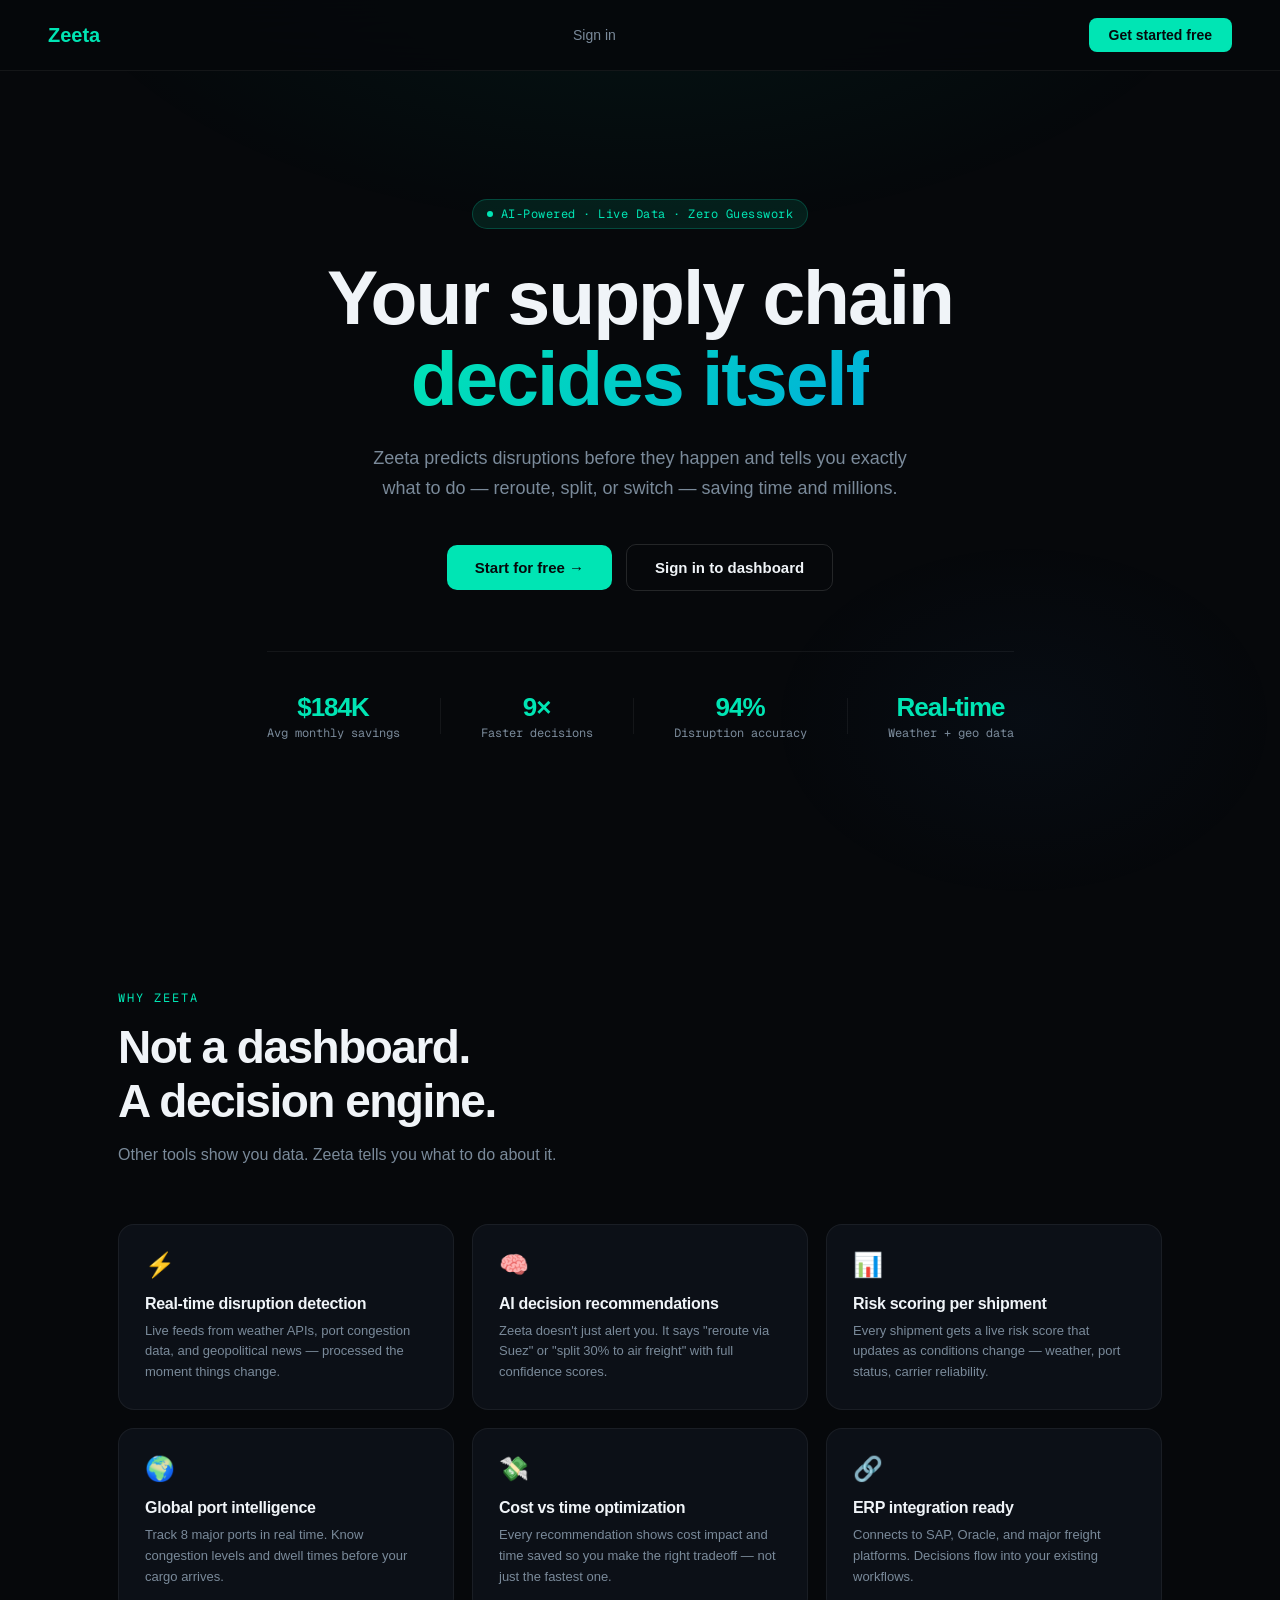
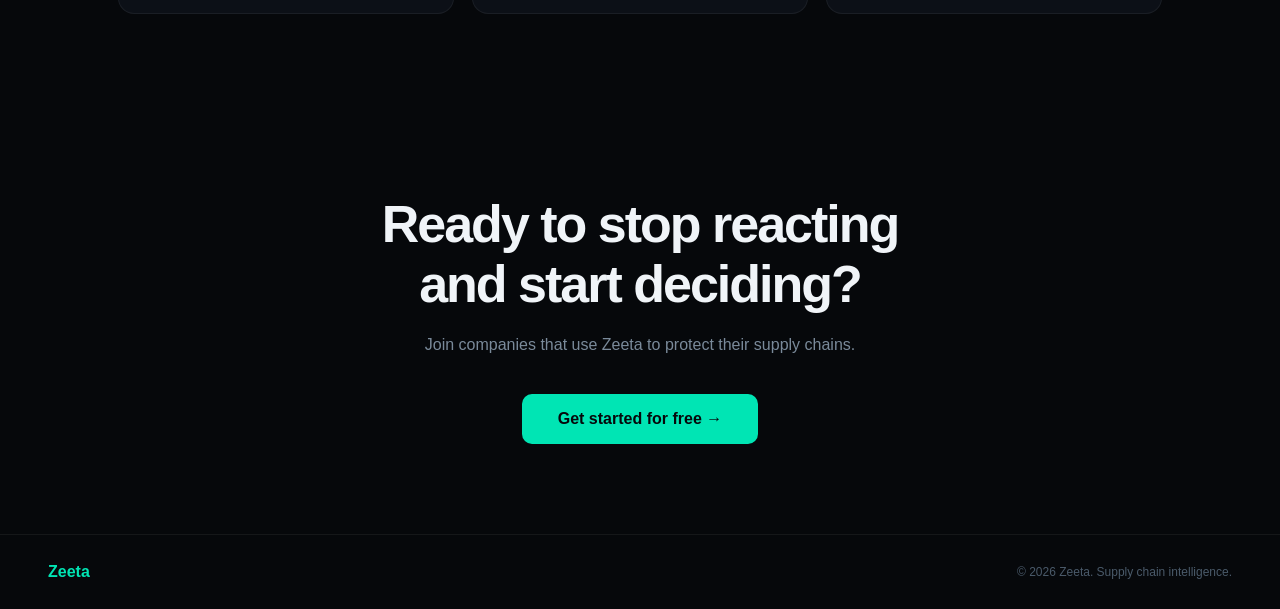
<file: frontend/index.html>
<!DOCTYPE html>
<html lang="en">
<head>
<meta charset="UTF-8"/>
<meta name="viewport" content="width=device-width, initial-scale=1.0"/>
<title>Zeeta — AI Supply Chain Intelligence</title>
<link rel="stylesheet" href="css/styles.css"/>
<style>
body::before {
  content: '';
  position: fixed; inset: 0;
  background:
    radial-gradient(ellipse 80% 60% at 50% -10%, rgba(0,229,180,0.07) 0%, transparent 60%),
    radial-gradient(ellipse 40% 40% at 80% 80%, rgba(61,142,240,0.04) 0%, transparent 50%);
  pointer-events: none; z-index: 0;
}
@keyframes shimmer { 0%{background-position:-200% center}100%{background-position:200% center} }

.hero { min-height: 100vh; display: flex; flex-direction: column; align-items: center; justify-content: center; padding: 120px 24px 80px; text-align: center; position: relative; }
.hero-badge { display: inline-flex; align-items: center; gap: 8px; background: var(--accent-dim); border: 1px solid var(--accent-border); padding: 6px 14px; border-radius: 100px; margin-bottom: 28px; }
.hero-badge-dot { width: 6px; height: 6px; border-radius: 50%; background: var(--accent); animation: pulse 1.5s infinite; }
.hero-badge-text { font-size: 12px; color: var(--accent); font-family: var(--mono); letter-spacing: 0.5px; }
.hero-title { font-size: clamp(42px, 6vw, 78px); font-weight: 900; line-height: 1.05; letter-spacing: -2px; margin-bottom: 24px; max-width: 860px; }
.hero-title span { background: linear-gradient(135deg, var(--accent) 0%, #00b4d8 50%, var(--accent) 100%); background-size: 200% auto; -webkit-background-clip: text; -webkit-text-fill-color: transparent; animation: shimmer 4s linear infinite; }
.hero-sub { font-size: 18px; color: var(--muted); line-height: 1.7; max-width: 540px; margin: 0 auto 40px; }
.hero-actions { display: flex; align-items: center; gap: 14px; justify-content: center; flex-wrap: wrap; }
.btn-primary { background: var(--accent); color: #06080b; border: none; padding: 14px 28px; border-radius: 10px; font-size: 15px; font-weight: 800; cursor: pointer; font-family: var(--font); transition: all 0.2s; }
.btn-primary:hover { transform: translateY(-2px); box-shadow: 0 12px 32px rgba(0,229,180,0.22); }
.btn-ghost { background: transparent; color: var(--text); border: 1px solid var(--border2); padding: 14px 28px; border-radius: 10px; font-size: 15px; font-weight: 600; cursor: pointer; font-family: var(--font); transition: all 0.2s; }
.btn-ghost:hover { border-color: rgba(255,255,255,0.3); background: rgba(255,255,255,0.04); }
.hero-stats { display: flex; align-items: center; gap: 40px; margin-top: 60px; padding-top: 40px; border-top: 1px solid var(--border); flex-wrap: wrap; justify-content: center; }
.hero-stat-val { font-size: 26px; font-weight: 900; color: var(--accent); letter-spacing: -1px; }
.hero-stat-lbl { font-size: 12px; color: var(--muted); font-family: var(--mono); margin-top: 2px; }
.hero-divider  { width: 1px; height: 36px; background: var(--border); }

.features-section { padding: 90px 48px; max-width: 1140px; margin: 0 auto; }
.section-badge { font-size: 12px; color: var(--accent); font-family: var(--mono); text-transform: uppercase; letter-spacing: 2px; margin-bottom: 14px; }
.section-title { font-size: clamp(30px,4vw,46px); font-weight: 900; letter-spacing: -1.5px; margin-bottom: 14px; }
.section-sub   { font-size: 16px; color: var(--muted); max-width: 480px; line-height: 1.6; }
.features-grid { display: grid; grid-template-columns: repeat(3,1fr); gap: 18px; margin-top: 56px; }
.feature-card  { background: var(--bg2); border: 1px solid var(--border); border-radius: var(--rl); padding: 26px; transition: border-color 0.2s, transform 0.2s; }
.feature-card:hover { border-color: var(--border2); transform: translateY(-2px); }
.feature-icon  { font-size: 24px; margin-bottom: 16px; }
.feature-title { font-size: 16px; font-weight: 700; margin-bottom: 8px; letter-spacing: -0.3px; }
.feature-desc  { font-size: 13px; color: var(--muted); line-height: 1.6; }

.cta-section { padding: 90px 48px; text-align: center; max-width: 740px; margin: 0 auto; }
.cta-title { font-size: clamp(32px,5vw,52px); font-weight: 900; letter-spacing: -2px; margin-bottom: 18px; }
.cta-sub   { font-size: 16px; color: var(--muted); margin-bottom: 36px; line-height: 1.6; }

footer { border-top: 1px solid var(--border); padding: 28px 48px; display: flex; align-items: center; justify-content: space-between; }
.footer-logo { font-size: 16px; font-weight: 900; color: var(--accent); }
.footer-copy { font-size: 12px; color: var(--muted2); }
</style>
</head>
<body>

<div id="loading-bar"></div>

<nav class="landing-nav">
  <div class="nav-logo">Zeeta</div>
  <div class="nav-links">
    <span class="nav-link" onclick="window.location.href='login.html'">Sign in</span>
  </div>
  <button class="nav-cta" onclick="window.location.href='signup.html'">Get started free</button>
</nav>

<section class="hero">
  <div class="hero-badge anim-1">
    <div class="hero-badge-dot"></div>
    <span class="hero-badge-text">AI-Powered · Live Data · Zero Guesswork</span>
  </div>
  <h1 class="hero-title anim-2">
    Your supply chain<br><span>decides itself</span>
  </h1>
  <p class="hero-sub anim-3">
    Zeeta predicts disruptions before they happen and tells you exactly what to do — reroute, split, or switch — saving time and millions.
  </p>
  <div class="hero-actions anim-4">
    <button class="btn-primary" onclick="window.location.href='signup.html'">Start for free →</button>
    <button class="btn-ghost"   onclick="window.location.href='login.html'">Sign in to dashboard</button>
  </div>
  <div class="hero-stats anim-5">
    <div><div class="hero-stat-val">$184K</div><div class="hero-stat-lbl">Avg monthly savings</div></div>
    <div class="hero-divider"></div>
    <div><div class="hero-stat-val">9×</div><div class="hero-stat-lbl">Faster decisions</div></div>
    <div class="hero-divider"></div>
    <div><div class="hero-stat-val">94%</div><div class="hero-stat-lbl">Disruption accuracy</div></div>
    <div class="hero-divider"></div>
    <div><div class="hero-stat-val">Real-time</div><div class="hero-stat-lbl">Weather + geo data</div></div>
  </div>
</section>

<section class="features-section">
  <div class="section-badge">Why Zeeta</div>
  <h2 class="section-title">Not a dashboard.<br>A decision engine.</h2>
  <p class="section-sub">Other tools show you data. Zeeta tells you what to do about it.</p>
  <div class="features-grid">
    <div class="feature-card">
      <div class="feature-icon">⚡</div>
      <div class="feature-title">Real-time disruption detection</div>
      <div class="feature-desc">Live feeds from weather APIs, port congestion data, and geopolitical news — processed the moment things change.</div>
    </div>
    <div class="feature-card">
      <div class="feature-icon">🧠</div>
      <div class="feature-title">AI decision recommendations</div>
      <div class="feature-desc">Zeeta doesn't just alert you. It says "reroute via Suez" or "split 30% to air freight" with full confidence scores.</div>
    </div>
    <div class="feature-card">
      <div class="feature-icon">📊</div>
      <div class="feature-title">Risk scoring per shipment</div>
      <div class="feature-desc">Every shipment gets a live risk score that updates as conditions change — weather, port status, carrier reliability.</div>
    </div>
    <div class="feature-card">
      <div class="feature-icon">🌍</div>
      <div class="feature-title">Global port intelligence</div>
      <div class="feature-desc">Track 8 major ports in real time. Know congestion levels and dwell times before your cargo arrives.</div>
    </div>
    <div class="feature-card">
      <div class="feature-icon">💸</div>
      <div class="feature-title">Cost vs time optimization</div>
      <div class="feature-desc">Every recommendation shows cost impact and time saved so you make the right tradeoff — not just the fastest one.</div>
    </div>
    <div class="feature-card">
      <div class="feature-icon">🔗</div>
      <div class="feature-title">ERP integration ready</div>
      <div class="feature-desc">Connects to SAP, Oracle, and major freight platforms. Decisions flow into your existing workflows.</div>
    </div>
  </div>
</section>

<section class="cta-section">
  <h2 class="cta-title">Ready to stop reacting<br>and start deciding?</h2>
  <p class="cta-sub">Join companies that use Zeeta to protect their supply chains.</p>
  <button class="btn-primary" style="font-size:16px;padding:16px 36px;" onclick="window.location.href='signup.html'">Get started for free →</button>
</section>

<footer>
  <div class="footer-logo">Zeeta</div>
  <div class="footer-copy">© 2026 Zeeta. Supply chain intelligence.</div>
</footer>

<script src="js/api.js"></script>
<script src="js/auth.js"></script>
<script>
  // Redirect to dashboard if already logged in
  redirectIfLoggedIn();
</script>
</body>
</html>
</file>
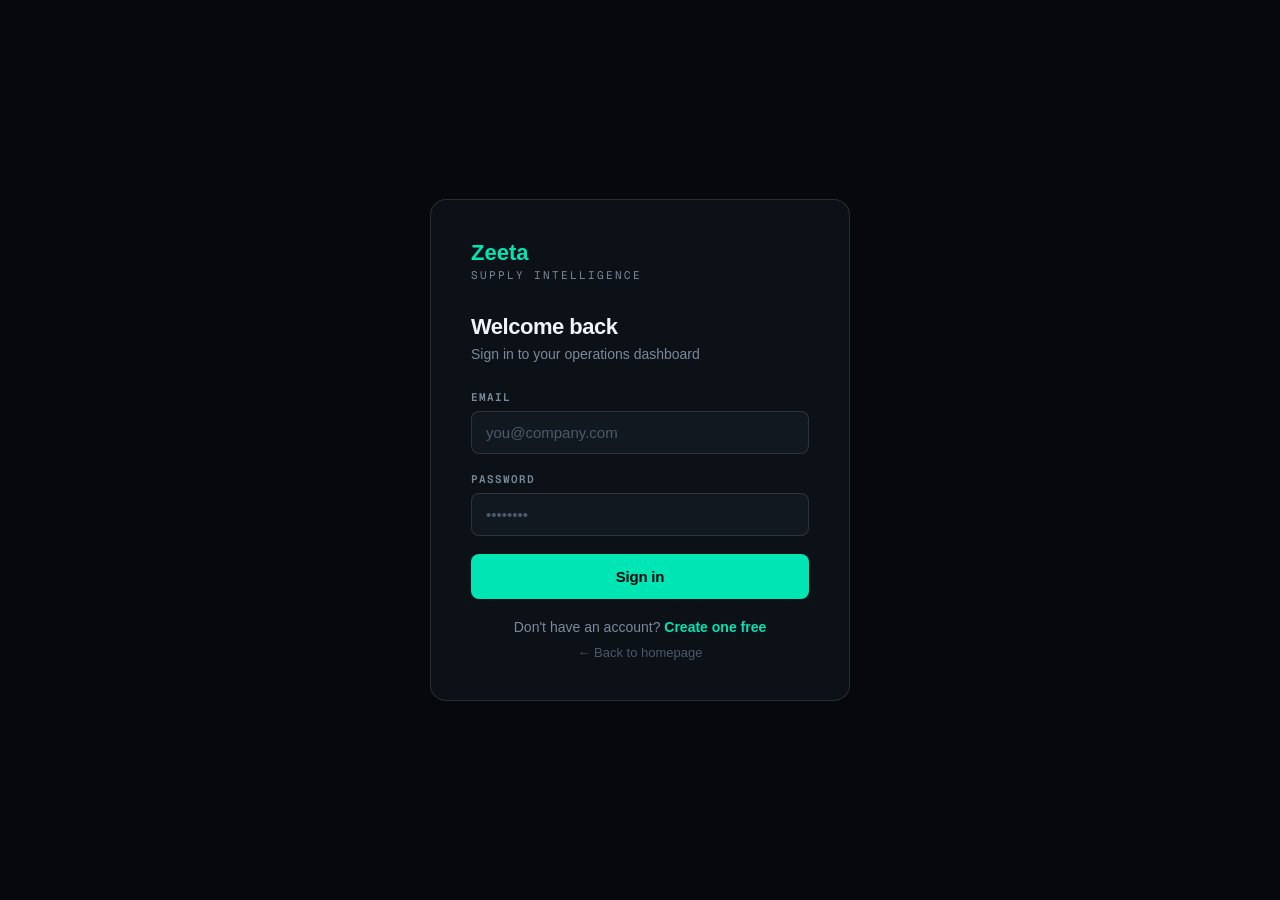
<file: frontend/dashboard.html>
<!DOCTYPE html>
<html lang="en">
<head>
<meta charset="UTF-8"/>
<meta name="viewport" content="width=device-width, initial-scale=1.0"/>
<title>Zeeta — Dashboard</title>
<link rel="stylesheet" href="css/styles.css"/>
</head>
<body>

<div id="loading-bar"></div>

<div class="dash-app">

  <!-- ── Sidebar ── -->
  <aside class="sidebar">
    <div class="sidebar-logo">
      <div class="sidebar-logo-mark">Zeeta</div>
      <div class="sidebar-logo-sub">Supply Intelligence</div>
    </div>

    <div class="sidebar-section">Main</div>
    <div class="nav-item active">
      <svg class="nav-icon" fill="none" stroke="currentColor" viewBox="0 0 24 24">
        <rect x="3" y="3" width="7" height="7" rx="1" stroke-width="1.5"/>
        <rect x="14" y="3" width="7" height="7" rx="1" stroke-width="1.5"/>
        <rect x="3" y="14" width="7" height="7" rx="1" stroke-width="1.5"/>
        <rect x="14" y="14" width="7" height="7" rx="1" stroke-width="1.5"/>
      </svg>
      Overview
    </div>
    <div class="nav-item">
      <svg class="nav-icon" fill="none" stroke="currentColor" viewBox="0 0 24 24">
        <path d="M9 17l-4-4 4-4M15 7l4 4-4 4" stroke-width="1.5" stroke-linecap="round"/>
      </svg>
      Shipments
    </div>
    <div class="nav-item">
      <svg class="nav-icon" fill="none" stroke="currentColor" viewBox="0 0 24 24">
        <path d="M12 9v4l3 3m6-3a9 9 0 11-18 0 9 9 0 0118 0z" stroke-width="1.5" stroke-linecap="round"/>
      </svg>
      Risk Alerts
    </div>
    <div class="nav-item">
      <svg class="nav-icon" fill="none" stroke="currentColor" viewBox="0 0 24 24">
        <path d="M9.663 17h4.673M12 3v1m6.364 1.636l-.707.707M21 12h-1M4 12H3m3.343-5.657l-.707-.707m2.828 9.9a5 5 0 117.072 0l-.548.547A3.374 3.374 0 0014 18.469V19a2 2 0 11-4 0v-.531c0-.895-.356-1.754-.988-2.386l-.548-.547z" stroke-width="1.5" stroke-linecap="round"/>
      </svg>
      Decisions
    </div>

    <div class="sidebar-section">Analytics</div>
    <div class="nav-item">
      <svg class="nav-icon" fill="none" stroke="currentColor" viewBox="0 0 24 24">
        <path d="M9 19v-6a2 2 0 00-2-2H5a2 2 0 00-2 2v6a2 2 0 002 2h2a2 2 0 002-2zm0 0V9a2 2 0 012-2h2a2 2 0 012 2v10m-6 0a2 2 0 002 2h2a2 2 0 002-2m0 0V5a2 2 0 012-2h2a2 2 0 012 2v14a2 2 0 01-2 2h-2a2 2 0 01-2-2z" stroke-width="1.5" stroke-linecap="round"/>
      </svg>
      Reports
    </div>

    <div class="sidebar-footer">
      <div class="user-card" onclick="logout()">
        <div class="user-avatar" id="user-avatar">?</div>
        <div>
          <div class="user-name" id="user-name">Loading...</div>
          <div class="user-role">Click to sign out</div>
        </div>
      </div>
    </div>
  </aside>

  <!-- ── Main ── -->
  <main class="dash-main">

    <div class="topbar">
      <div class="topbar-left">
        <div class="topbar-title">Operations Overview</div>
        <div class="topbar-sub" id="last-updated">Connecting to live data...</div>
      </div>
      <div class="topbar-right">
        <span class="badge-danger pulse" id="alert-badge">— alerts</span>
        <button class="refresh-btn" onclick="loadDashboard()">
          <svg width="12" height="12" fill="none" stroke="currentColor" viewBox="0 0 24 24">
            <path d="M4 4v5h.582m15.356 2A8.001 8.001 0 004.582 9m0 0H9m11 11v-5h-.581m0 0a8.003 8.003 0 01-15.357-2m15.357 2H15" stroke-width="2" stroke-linecap="round"/>
          </svg>
          Refresh
        </button>
      </div>
    </div>

    <div class="dash-content">

      <!-- KPIs -->
      <div class="kpi-grid">
        <div class="kpi-card k-green">
          <div class="kpi-label">Total Shipments</div>
          <div class="kpi-value" id="kpi-total">—</div>
          <div class="kpi-sub">from database</div>
        </div>
        <div class="kpi-card k-blue">
          <div class="kpi-label">On Time</div>
          <div class="kpi-value" id="kpi-ontime">—</div>
          <div class="kpi-sub">on schedule</div>
        </div>
        <div class="kpi-card k-warn">
          <div class="kpi-label">Delayed</div>
          <div class="kpi-value" id="kpi-delayed">—</div>
          <div class="kpi-sub">need attention</div>
        </div>
        <div class="kpi-card k-danger">
          <div class="kpi-label">Critical Risk</div>
          <div class="kpi-value" id="kpi-critical">—</div>
          <div class="kpi-sub">AI decisions ready</div>
        </div>
      </div>

      <!-- Shipments + Alerts -->
      <div class="grid-2">

        <div class="panel">
          <div class="panel-header">
            <span class="panel-title">Active Shipments</span>
            <span class="panel-meta" id="shipment-count">loading...</span>
          </div>
          <table>
            <thead>
              <tr>
                <th>Route</th>
                <th>Carrier</th>
                <th>Status</th>
                <th>Risk</th>
                <th>ETA</th>
                <th>Action</th>
              </tr>
            </thead>
            <tbody id="shipments-tbody">
              <tr>
                <td colspan="6" style="text-align:center;color:var(--muted);padding:32px;">
                  Loading shipments...
                </td>
              </tr>
            </tbody>
          </table>
        </div>

        <div class="panel">
          <div class="panel-header">
            <span class="panel-title">Live Alerts</span>
            <span class="badge-danger" id="alert-badge-2" style="font-size:10px;padding:2px 8px;">—</span>
          </div>
          <div id="alerts-list">
            <div style="padding:24px;text-align:center;color:var(--muted);font-size:13px;">
              Loading alerts...
            </div>
          </div>
        </div>

      </div>

      <!-- Savings bar -->
      <div class="savings-bar">
        <div>
          <div class="savings-label">Total savings this month</div>
          <div class="savings-val" id="kpi-savings">$—</div>
        </div>
        <div style="text-align:center;">
          <div class="savings-stat-val" id="kpi-disruptions" style="color:var(--accent);">—</div>
          <div class="savings-stat-lbl">disruptions avoided</div>
        </div>
        <div style="text-align:center;">
          <div class="savings-stat-val" id="kpi-risk" style="color:var(--warn);">—</div>
          <div class="savings-stat-lbl">avg risk score</div>
        </div>
        <div style="text-align:center;">
          <div class="savings-stat-val" id="kpi-live-alerts" style="color:var(--blue);">—</div>
          <div class="savings-stat-lbl">live alerts</div>
        </div>
      </div>

    </div>
  </main>
</div>

<!-- ── Decision Modal ── -->
<div class="modal-bg" id="modal">
  <div class="modal-box">
    <div class="modal-header">
      <div>
        <div class="modal-title" id="modal-title">AI Decision</div>
        <div class="modal-sub"   id="modal-sub">Zeeta decision engine</div>
      </div>
      <button class="modal-close" onclick="closeModal()">×</button>
    </div>
    <div class="modal-action-box">
      <div class="modal-action-label">Recommended action</div>
      <div class="modal-action-text" id="modal-action">Analyzing...</div>
    </div>
    <div class="modal-reason" id="modal-reason">—</div>
    <div class="modal-impacts">
      <div class="modal-impact">
        <div class="modal-impact-label">Cost impact</div>
        <div class="modal-impact-val" id="modal-cost" style="color:var(--warn);">—</div>
      </div>
      <div class="modal-impact">
        <div class="modal-impact-label">Time saved</div>
        <div class="modal-impact-val" id="modal-time" style="color:var(--accent);">—</div>
      </div>
      <div class="modal-impact">
        <div class="modal-impact-label">Confidence</div>
        <div class="modal-impact-val" id="modal-conf-val" style="color:var(--blue);">—</div>
      </div>
    </div>
    <div class="conf-section">
      <div class="conf-header">
        <span>AI confidence</span>
        <span id="modal-conf-pct">—</span>
      </div>
      <div class="conf-track">
        <div class="conf-fill" id="modal-conf-bar" style="width:0%"></div>
      </div>
    </div>
    <div class="modal-btns">
      <button class="modal-apply"   id="modal-apply-btn" onclick="applyDecision()">Apply this decision</button>
      <button class="modal-dismiss" onclick="closeModal()">Dismiss</button>
    </div>
  </div>
</div>

<script src="js/api.js"></script>
<script src="js/auth.js"></script>
<script src="js/dashboard.js"></script>
<script>
  // Close modal when clicking backdrop
  document.getElementById('modal').addEventListener('click', function(e) {
    if (e.target === this) closeModal();
  });

  // Boot
  initDashboard();
</script>
</body>
</html>
</file>
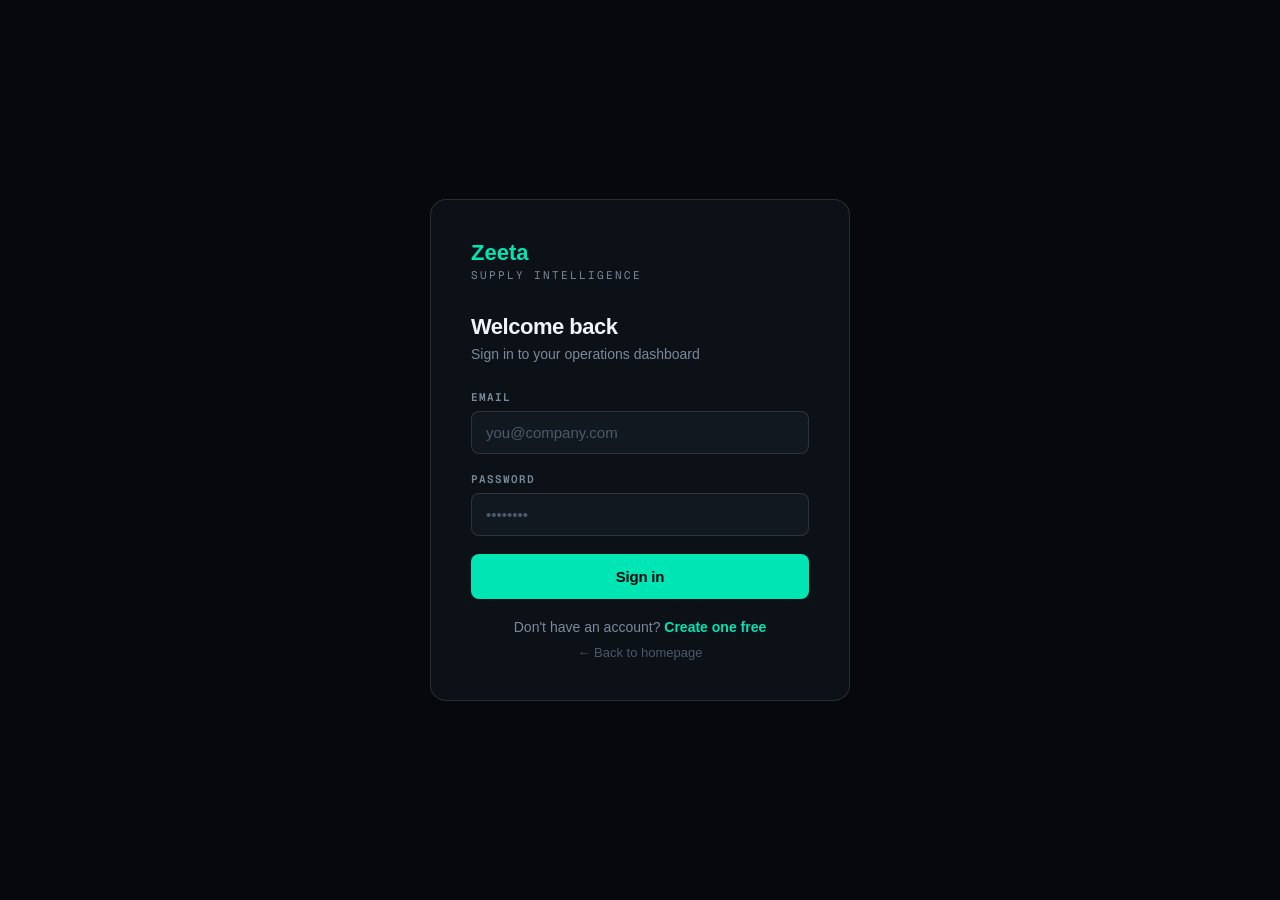
<file: frontend/login.html>
<!DOCTYPE html>
<html lang="en">
<head>
<meta charset="UTF-8"/>
<meta name="viewport" content="width=device-width, initial-scale=1.0"/>
<title>Zeeta — Sign in</title>
<link rel="stylesheet" href="css/styles.css"/>
</head>
<body>

<div id="loading-bar"></div>

<div class="auth-page">
  <div class="auth-card">

    <div class="auth-logo">Zeeta</div>
    <div class="auth-tagline">Supply Intelligence</div>

    <h1 class="auth-title">Welcome back</h1>
    <p class="auth-subtitle">Sign in to your operations dashboard</p>

    <div class="error-box" id="error-box"></div>

    <div class="form-group">
      <label class="form-label">Email</label>
      <input class="form-input" id="inp-email" type="email" placeholder="you@company.com"
             autocomplete="email" onkeydown="if(event.key==='Enter') doLogin()"/>
    </div>
    <div class="form-group">
      <label class="form-label">Password</label>
      <input class="form-input" id="inp-pass" type="password" placeholder="••••••••"
             autocomplete="current-password" onkeydown="if(event.key==='Enter') doLogin()"/>
    </div>

    <button class="auth-btn" id="login-btn" onclick="doLogin()">
      <span id="login-btn-text">Sign in</span>
    </button>

    <div class="auth-switch">
      Don't have an account? <a href="signup.html">Create one free</a>
    </div>
    <div class="auth-back">
      <a href="index.html">← Back to homepage</a>
    </div>

  </div>
</div>

<script src="js/api.js"></script>
<script src="js/auth.js"></script>
<script>
  redirectIfLoggedIn();

  async function doLogin() {
    hideError('error-box');

    const email = document.getElementById('inp-email').value.trim();
    const pass  = document.getElementById('inp-pass').value;

    if (!email || !pass) {
      showError('error-box', 'Please enter your email and password.');
      return;
    }

    setLoading('login-btn', 'login-btn-text', true, 'Sign in');

    const r = await apiLogin(email, pass);

    setLoading('login-btn', 'login-btn-text', false, 'Sign in');

    if (!r.ok) {
      showError('error-box', extractError(r.data));
      return;
    }

    saveSession(r.data);
    window.location.href = 'dashboard.html';
  }
</script>
</body>
</html>
</file>
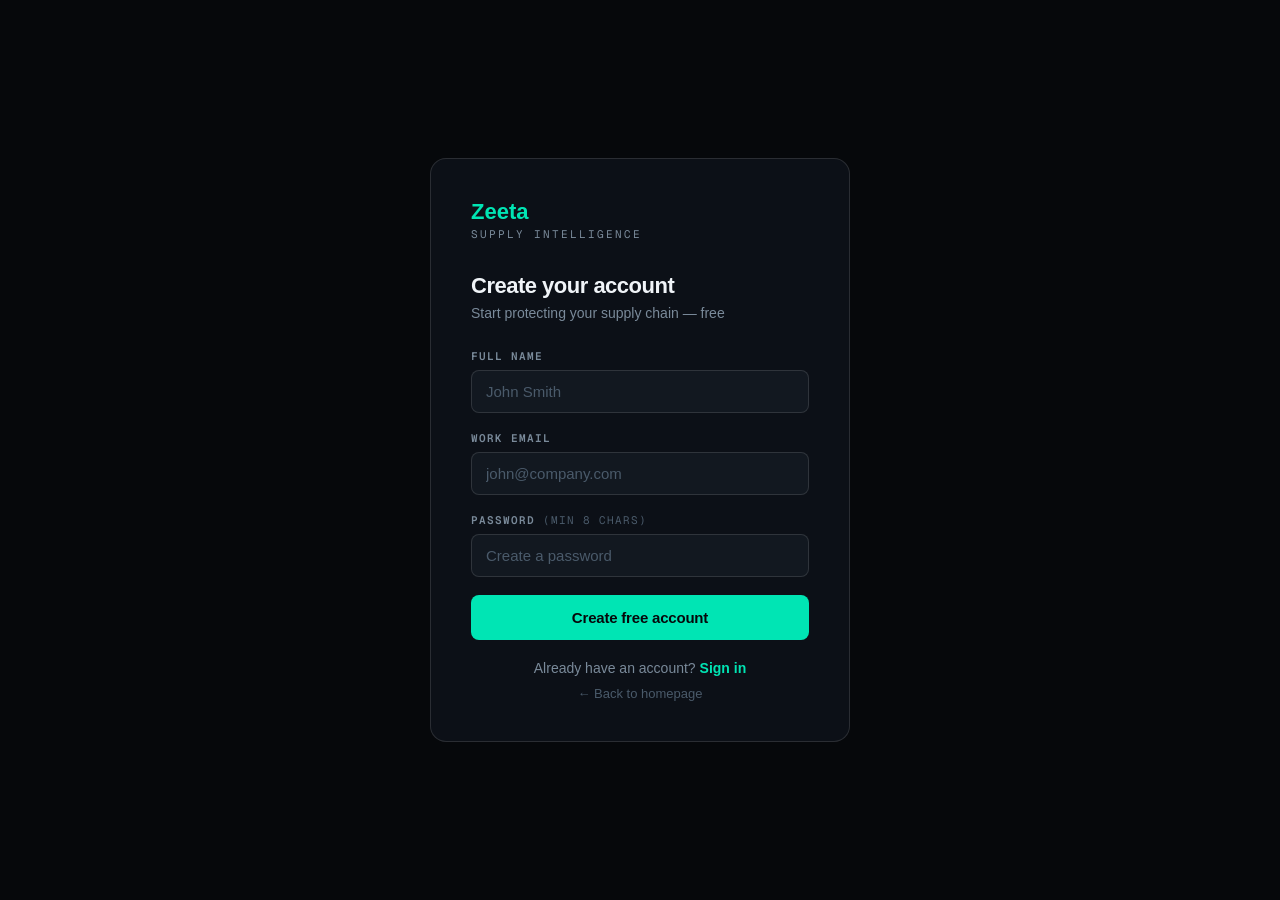
<file: frontend/signup.html>
<!DOCTYPE html>
<html lang="en">
<head>
<meta charset="UTF-8"/>
<meta name="viewport" content="width=device-width, initial-scale=1.0"/>
<title>Zeeta — Create account</title>
<link rel="stylesheet" href="css/styles.css"/>
</head>
<body>

<div id="loading-bar"></div>

<div class="auth-page">
  <div class="auth-card">

    <div class="auth-logo">Zeeta</div>
    <div class="auth-tagline">Supply Intelligence</div>

    <h1 class="auth-title">Create your account</h1>
    <p class="auth-subtitle">Start protecting your supply chain — free</p>

    <div class="error-box"   id="error-box"></div>
    <div class="success-box" id="success-box"></div>

    <div class="form-group">
      <label class="form-label">Full name</label>
      <input class="form-input" id="inp-name" type="text" placeholder="John Smith" autocomplete="name"/>
    </div>
    <div class="form-group">
      <label class="form-label">Work email</label>
      <input class="form-input" id="inp-email" type="email" placeholder="john@company.com" autocomplete="email"/>
    </div>
    <div class="form-group">
      <label class="form-label">Password <span style="color:var(--muted2);font-weight:400;">(min 8 chars)</span></label>
      <input class="form-input" id="inp-pass" type="password" placeholder="Create a password" autocomplete="new-password"
             onkeydown="if(event.key==='Enter') doSignup()"/>
    </div>

    <button class="auth-btn" id="signup-btn" onclick="doSignup()">
      <span id="signup-btn-text">Create free account</span>
    </button>

    <div class="auth-switch">
      Already have an account? <a href="login.html">Sign in</a>
    </div>
    <div class="auth-back">
      <a href="index.html">← Back to homepage</a>
    </div>

  </div>
</div>

<script src="js/api.js"></script>
<script src="js/auth.js"></script>
<script>
  redirectIfLoggedIn();

  async function doSignup() {
    hideError('error-box');

    const name  = document.getElementById('inp-name').value.trim();
    const email = document.getElementById('inp-email').value.trim();
    const pass  = document.getElementById('inp-pass').value;

    // Client-side validation
    if (!name)  { showError('error-box', 'Please enter your full name.'); return; }
    if (!email) { showError('error-box', 'Please enter your email address.'); return; }
    if (!email.includes('@') || !email.includes('.')) {
      showError('error-box', 'Please enter a valid email (e.g. you@company.com).');
      return;
    }
    if (pass.length < 8) {
      showError('error-box', 'Password must be at least 8 characters.');
      return;
    }

    setLoading('signup-btn', 'signup-btn-text', true, 'Create free account');

    const r = await apiRegister(email, pass, name);

    setLoading('signup-btn', 'signup-btn-text', false, 'Create free account');

    if (!r.ok) {
      showError('error-box', extractError(r.data));
      return;
    }

    saveSession(r.data);
    showSuccess('success-box', 'Account created! Redirecting to dashboard...');

    setTimeout(() => {
      window.location.href = 'dashboard.html';
    }, 800);
  }
</script>
</body>
</html>
</file>
<file: frontend/css/styles.css>
/* Zeeta — shared styles */

@import url('https://fonts.googleapis.com/css2?family=Cabinet+Grotesk:wght@400;500;700;800;900&family=Geist+Mono:wght@300;400;500&display=swap');

*, *::before, *::after { box-sizing: border-box; margin: 0; padding: 0; }

:root {
  --bg:     #06080b;
  --bg2:    #0c1017;
  --bg3:    #121820;
  --bg4:    #1a2230;
  --border: rgba(255,255,255,0.06);
  --border2:rgba(255,255,255,0.12);
  --text:   #f0f4f8;
  --muted:  #7a8a9a;
  --muted2: #4a5a6a;
  --accent: #00e5b4;
  --accent-dim:    rgba(0,229,180,0.10);
  --accent-border: rgba(0,229,180,0.22);
  --blue:   #3d8ef0;
  --warn:   #f0a030;
  --danger: #f05060;
  --font:  'Cabinet Grotesk', sans-serif;
  --mono:  'Geist Mono', monospace;
  --r:  10px;
  --rl: 16px;
}

html { scroll-behavior: smooth; }
body {
  background: var(--bg);
  color: var(--text);
  font-family: var(--font);
  min-height: 100vh;
  -webkit-font-smoothing: antialiased;
}

/* ── Loading bar ── */
#loading-bar {
  display: none;
  position: fixed; top: 0; left: 0; right: 0;
  height: 2px; background: var(--accent);
  z-index: 9999; animation: loadpulse 1s infinite;
}
@keyframes loadpulse { 0%,100%{opacity:1} 50%{opacity:0.3} }

/* ── Spinner ── */
.spinner {
  display: inline-block;
  width: 16px; height: 16px;
  border: 2px solid rgba(6,8,11,0.3);
  border-top-color: #06080b;
  border-radius: 50%;
  animation: spin 0.6s linear infinite;
}
@keyframes spin { to { transform: rotate(360deg); } }

/* ── Animations ── */
@keyframes fadeUp {
  from { opacity: 0; transform: translateY(20px); }
  to   { opacity: 1; transform: none; }
}
@keyframes pulse { 0%,100%{opacity:1} 50%{opacity:0.4} }

.anim-1 { animation: fadeUp 0.5s 0.0s ease both; }
.anim-2 { animation: fadeUp 0.5s 0.1s ease both; }
.anim-3 { animation: fadeUp 0.5s 0.2s ease both; }
.anim-4 { animation: fadeUp 0.5s 0.3s ease both; }
.anim-5 { animation: fadeUp 0.5s 0.4s ease both; }

/* ── Auth forms shared ── */
.auth-page {
  min-height: 100vh;
  display: flex; align-items: center; justify-content: center;
  padding: 24px;
  background: var(--bg);
}
.auth-card {
  background: var(--bg2);
  border: 1px solid var(--border2);
  border-radius: var(--rl);
  padding: 40px;
  width: 100%; max-width: 420px;
}
.auth-logo     { font-size: 22px; font-weight: 900; color: var(--accent); margin-bottom: 2px; }
.auth-tagline  { font-size: 11px; color: var(--muted); font-family: var(--mono); letter-spacing: 2px; text-transform: uppercase; margin-bottom: 32px; }
.auth-title    { font-size: 22px; font-weight: 800; letter-spacing: -0.5px; margin-bottom: 6px; }
.auth-subtitle { font-size: 14px; color: var(--muted); margin-bottom: 28px; }

.form-group   { margin-bottom: 18px; }
.form-label   { display: block; font-size: 11px; font-weight: 600; color: var(--muted); text-transform: uppercase; letter-spacing: 1px; margin-bottom: 7px; font-family: var(--mono); }
.form-input   { width: 100%; background: var(--bg3); border: 1px solid var(--border2); border-radius: 8px; padding: 12px 14px; color: var(--text); font-size: 15px; font-family: var(--font); outline: none; transition: border-color 0.2s; }
.form-input:focus { border-color: var(--accent); }
.form-input::placeholder { color: var(--muted2); }

.auth-btn {
  width: 100%; background: var(--accent); color: #06080b;
  border: none; padding: 14px; border-radius: 8px;
  font-size: 15px; font-weight: 800; cursor: pointer;
  font-family: var(--font); transition: opacity 0.2s;
  display: flex; align-items: center; justify-content: center;
  gap: 8px; margin-top: 8px; letter-spacing: -0.2px;
}
.auth-btn:hover    { opacity: 0.9; }
.auth-btn:disabled { opacity: 0.55; cursor: not-allowed; }

.error-box {
  display: none;
  background: rgba(240,80,96,0.10);
  border: 1px solid rgba(240,80,96,0.25);
  border-radius: 8px; padding: 11px 14px;
  font-size: 13px; color: #f05060;
  margin-bottom: 16px; line-height: 1.5;
}
.success-box {
  display: none;
  background: rgba(0,229,180,0.10);
  border: 1px solid rgba(0,229,180,0.25);
  border-radius: 8px; padding: 11px 14px;
  font-size: 13px; color: var(--accent);
  margin-bottom: 16px; line-height: 1.5;
}

.auth-switch {
  text-align: center; margin-top: 20px;
  font-size: 14px; color: var(--muted);
}
.auth-switch a {
  color: var(--accent); text-decoration: none; cursor: pointer; font-weight: 600;
}
.auth-switch a:hover { text-decoration: underline; }
.auth-back {
  text-align: center; margin-top: 10px;
  font-size: 13px;
}
.auth-back a { color: var(--muted2); text-decoration: none; cursor: pointer; }
.auth-back a:hover { color: var(--muted); }

/* ── Dashboard layout ── */
.dash-app   { display: flex; min-height: 100vh; }
.sidebar    { width: 240px; min-width: 240px; background: var(--bg2); border-right: 1px solid var(--border); display: flex; flex-direction: column; position: sticky; top: 0; height: 100vh; overflow-y: auto; }
.sidebar-logo     { padding: 22px 20px; border-bottom: 1px solid var(--border); }
.sidebar-logo-mark{ font-size: 20px; font-weight: 900; color: var(--accent); }
.sidebar-logo-sub { font-size: 10px; color: var(--muted); letter-spacing: 2px; text-transform: uppercase; font-family: var(--mono); margin-top: 2px; }
.sidebar-section  { padding: 18px 20px 6px; font-size: 10px; color: var(--muted2); text-transform: uppercase; letter-spacing: 1.5px; font-family: var(--mono); }
.nav-item { display: flex; align-items: center; gap: 10px; padding: 10px 14px; margin: 1px 8px; border-radius: 8px; font-size: 14px; font-weight: 500; color: var(--muted); cursor: pointer; transition: all 0.15s; }
.nav-item:hover  { color: var(--text); background: rgba(255,255,255,0.04); }
.nav-item.active { color: var(--accent); background: var(--accent-dim); }
.nav-icon { width: 16px; height: 16px; flex-shrink: 0; }
.sidebar-footer { margin-top: auto; padding: 14px; border-top: 1px solid var(--border); }
.user-card { display: flex; align-items: center; gap: 10px; padding: 10px; border-radius: 8px; cursor: pointer; transition: background 0.15s; }
.user-card:hover  { background: rgba(255,255,255,0.04); }
.user-avatar { width: 32px; height: 32px; border-radius: 8px; background: var(--accent-dim); border: 1px solid var(--accent-border); display: flex; align-items: center; justify-content: center; font-size: 13px; font-weight: 700; color: var(--accent); flex-shrink: 0; }
.user-name  { font-size: 13px; font-weight: 600; color: var(--text); }
.user-role  { font-size: 11px; color: var(--muted); font-family: var(--mono); }

.dash-main  { flex: 1; overflow-y: auto; background: var(--bg); }
.topbar     { display: flex; align-items: center; justify-content: space-between; padding: 18px 26px; border-bottom: 1px solid var(--border); position: sticky; top: 0; background: var(--bg); z-index: 10; }
.topbar-left{ display: flex; flex-direction: column; gap: 2px; }
.topbar-title { font-size: 18px; font-weight: 800; letter-spacing: -0.5px; }
.topbar-sub   { font-size: 12px; color: var(--muted); font-family: var(--mono); }
.topbar-right { display: flex; align-items: center; gap: 12px; }

.badge-danger { background: rgba(240,80,96,0.15); color: var(--danger); font-size: 11px; font-weight: 700; padding: 4px 10px; border-radius: 100px; font-family: var(--mono); border: 1px solid rgba(240,80,96,0.2); }
.badge-danger.pulse { animation: pulse 2s infinite; }

.refresh-btn { background: var(--bg3); border: 1px solid var(--border2); color: var(--muted); padding: 7px 14px; border-radius: 8px; font-size: 12px; cursor: pointer; font-family: var(--font); font-weight: 600; transition: all 0.15s; display: flex; align-items: center; gap: 6px; }
.refresh-btn:hover { color: var(--text); border-color: rgba(255,255,255,0.2); }

.dash-content { padding: 24px 26px; }

/* ── KPI cards ── */
.kpi-grid { display: grid; grid-template-columns: repeat(4,1fr); gap: 14px; margin-bottom: 22px; }
.kpi-card { background: var(--bg2); border: 1px solid var(--border); border-radius: var(--r); padding: 20px; position: relative; overflow: hidden; }
.kpi-card::after { content:''; position:absolute; top:0; left:0; right:0; height:2px; }
.kpi-card.k-green::after  { background: var(--accent); }
.kpi-card.k-blue::after   { background: var(--blue); }
.kpi-card.k-warn::after   { background: var(--warn); }
.kpi-card.k-danger::after { background: var(--danger); }
.kpi-label { font-size: 11px; color: var(--muted); text-transform: uppercase; letter-spacing: 1.5px; font-family: var(--mono); margin-bottom: 10px; }
.kpi-value { font-size: 34px; font-weight: 900; letter-spacing: -1.5px; line-height: 1; }
.kpi-card.k-green  .kpi-value { color: var(--accent); }
.kpi-card.k-blue   .kpi-value { color: var(--blue); }
.kpi-card.k-warn   .kpi-value { color: var(--warn); }
.kpi-card.k-danger .kpi-value { color: var(--danger); }
.kpi-sub { font-size: 11px; color: var(--muted); margin-top: 8px; font-family: var(--mono); }

/* ── Grid + panels ── */
.grid-2 { display: grid; grid-template-columns: 1fr 360px; gap: 18px; margin-bottom: 20px; }
.panel  { background: var(--bg2); border: 1px solid var(--border); border-radius: var(--r); overflow: hidden; }
.panel-header { display: flex; align-items: center; justify-content: space-between; padding: 14px 18px; border-bottom: 1px solid var(--border); }
.panel-title  { font-size: 12px; font-weight: 700; text-transform: uppercase; letter-spacing: 1px; color: var(--muted); }
.panel-meta   { font-size: 11px; color: var(--muted2); font-family: var(--mono); }

/* ── Table ── */
table { width: 100%; border-collapse: collapse; }
th { text-align: left; padding: 10px 16px; font-size: 10px; font-weight: 600; color: var(--muted2); text-transform: uppercase; letter-spacing: 1.5px; border-bottom: 1px solid var(--border); font-family: var(--mono); background: var(--bg3); }
td { padding: 12px 16px; font-size: 13px; border-bottom: 1px solid var(--border); }
tr:last-child td { border-bottom: none; }
tr:hover td { background: rgba(255,255,255,0.015); }

.route-name  { font-weight: 600; font-size: 13px; }
.route-id    { font-size: 11px; color: var(--muted); font-family: var(--mono); margin-top: 2px; }
.route-arrow { color: var(--muted2); margin: 0 5px; }

.status-chip { display: inline-flex; align-items: center; gap: 5px; padding: 3px 9px; border-radius: 100px; font-size: 11px; font-weight: 600; font-family: var(--mono); }
.status-dot  { width: 5px; height: 5px; border-radius: 50%; }
.chip-critical  { background: rgba(240,80,96,0.12);  color: var(--danger); }
.chip-delayed   { background: rgba(240,160,48,0.12); color: var(--warn); }
.chip-on_time   { background: rgba(0,229,180,0.12);  color: var(--accent); }
.chip-delivered { background: rgba(122,138,154,0.12);color: var(--muted); }
.dot-critical   { background: var(--danger); }
.dot-delayed    { background: var(--warn); }
.dot-on_time    { background: var(--accent); }
.dot-delivered  { background: var(--muted); }

.risk-track { width: 72px; height: 4px; background: var(--bg4); border-radius: 2px; overflow: hidden; }
.risk-fill  { height: 100%; border-radius: 2px; transition: width 0.8s ease; }

.decide-btn { background: var(--accent-dim); color: var(--accent); border: 1px solid var(--accent-border); padding: 4px 12px; border-radius: 6px; font-size: 11px; font-weight: 700; cursor: pointer; font-family: var(--font); transition: all 0.15s; }
.decide-btn:hover { background: rgba(0,229,180,0.2); }

/* ── Alerts panel ── */
.alert-item  { padding: 13px 18px; border-bottom: 1px solid var(--border); cursor: pointer; transition: background 0.15s; }
.alert-item:last-child { border-bottom: none; }
.alert-item:hover { background: rgba(255,255,255,0.02); }
.alert-row1  { display: flex; align-items: center; justify-content: space-between; margin-bottom: 5px; }
.alert-type-chip { font-size: 10px; font-weight: 700; font-family: var(--mono); text-transform: uppercase; letter-spacing: 0.8px; padding: 2px 8px; border-radius: 4px; }
.chip-weather      { background: rgba(61,142,240,0.12); color: var(--blue); }
.chip-port         { background: rgba(240,160,48,0.12); color: var(--warn); }
.chip-geopolitical { background: rgba(240,80,96,0.12);  color: var(--danger); }
.chip-carrier      { background: rgba(122,138,154,0.12);color: var(--muted); }
.sev-chip    { font-size: 10px; font-family: var(--mono); font-weight: 600; }
.sev-high    { color: var(--danger); }
.sev-medium  { color: var(--warn); }
.sev-low     { color: var(--muted); }
.alert-msg   { font-size: 12px; color: var(--text); line-height: 1.5; margin-bottom: 5px; }
.alert-footer{ display: flex; justify-content: space-between; font-size: 11px; color: var(--muted2); font-family: var(--mono); }

/* ── Savings bar ── */
.savings-bar { background: linear-gradient(135deg,rgba(0,229,180,0.06),rgba(61,142,240,0.06)); border: 1px solid rgba(0,229,180,0.12); border-radius: var(--r); padding: 18px 22px; display: flex; align-items: center; justify-content: space-between; }
.savings-label    { font-size: 11px; color: var(--muted); font-family: var(--mono); text-transform: uppercase; letter-spacing: 1px; margin-bottom: 4px; }
.savings-val      { font-size: 28px; font-weight: 900; color: var(--accent); letter-spacing: -1px; }
.savings-stat-val { font-size: 22px; font-weight: 800; }
.savings-stat-lbl { font-size: 11px; color: var(--muted); font-family: var(--mono); margin-top: 2px; }

/* ── Decision Modal ── */
.modal-bg  { display: none; position: fixed; inset: 0; background: rgba(0,0,0,0.82); z-index: 200; align-items: center; justify-content: center; backdrop-filter: blur(8px); }
.modal-bg.open { display: flex; }
.modal-box { background: var(--bg2); border: 1px solid var(--border2); border-radius: var(--rl); padding: 30px; width: 500px; max-width: 90vw; animation: fadeUp 0.25s ease; }
.modal-header   { display: flex; align-items: flex-start; justify-content: space-between; margin-bottom: 18px; }
.modal-title    { font-size: 17px; font-weight: 800; letter-spacing: -0.3px; }
.modal-sub      { font-size: 12px; color: var(--muted); font-family: var(--mono); margin-top: 3px; }
.modal-close    { background: none; border: none; color: var(--muted); cursor: pointer; font-size: 22px; line-height: 1; padding: 0; transition: color 0.15s; }
.modal-close:hover { color: var(--text); }
.modal-action-box   { background: var(--accent-dim); border: 1px solid var(--accent-border); border-radius: 10px; padding: 14px; margin-bottom: 14px; }
.modal-action-label { font-size: 10px; color: var(--accent); text-transform: uppercase; letter-spacing: 1.5px; font-family: var(--mono); margin-bottom: 5px; }
.modal-action-text  { font-size: 15px; font-weight: 700; }
.modal-reason       { font-size: 13px; color: var(--muted); line-height: 1.6; margin-bottom: 18px; }
.modal-impacts      { display: grid; grid-template-columns: repeat(3,1fr); gap: 10px; margin-bottom: 18px; }
.modal-impact       { background: var(--bg3); border-radius: 8px; padding: 13px; text-align: center; }
.modal-impact-label { font-size: 10px; color: var(--muted2); font-family: var(--mono); text-transform: uppercase; letter-spacing: 1px; margin-bottom: 5px; }
.modal-impact-val   { font-size: 17px; font-weight: 800; }
.conf-section   { margin-bottom: 22px; }
.conf-header    { display: flex; justify-content: space-between; font-size: 11px; color: var(--muted); font-family: var(--mono); margin-bottom: 7px; }
.conf-track     { height: 6px; background: var(--bg3); border-radius: 3px; overflow: hidden; }
.conf-fill      { height: 100%; background: linear-gradient(90deg,var(--blue),var(--accent)); border-radius: 3px; transition: width 0.8s ease; }
.modal-btns     { display: flex; gap: 10px; }
.modal-apply    { flex: 1; background: var(--accent); color: #06080b; border: none; padding: 12px; border-radius: 8px; font-size: 14px; font-weight: 800; cursor: pointer; font-family: var(--font); }
.modal-apply:hover { opacity: 0.9; }
.modal-dismiss  { flex: 1; background: transparent; color: var(--muted); border: 1px solid var(--border2); padding: 12px; border-radius: 8px; font-size: 14px; font-weight: 600; cursor: pointer; font-family: var(--font); }
.modal-dismiss:hover { color: var(--text); }

/* ── Landing ── */
.landing-nav { position: fixed; top: 0; left: 0; right: 0; z-index: 100; display: flex; align-items: center; justify-content: space-between; padding: 18px 48px; background: rgba(6,8,11,0.85); backdrop-filter: blur(20px); border-bottom: 1px solid var(--border); }
.nav-logo  { font-size: 20px; font-weight: 900; color: var(--accent); }
.nav-links { display: flex; align-items: center; gap: 28px; }
.nav-link  { font-size: 14px; color: var(--muted); cursor: pointer; font-weight: 500; transition: color 0.2s; }
.nav-link:hover { color: var(--text); }
.nav-cta   { background: var(--accent); color: #06080b; border: none; padding: 9px 20px; border-radius: 8px; font-size: 14px; font-weight: 700; cursor: pointer; font-family: var(--font); transition: all 0.2s; }
.nav-cta:hover { opacity: 0.9; transform: translateY(-1px); }
</file>
